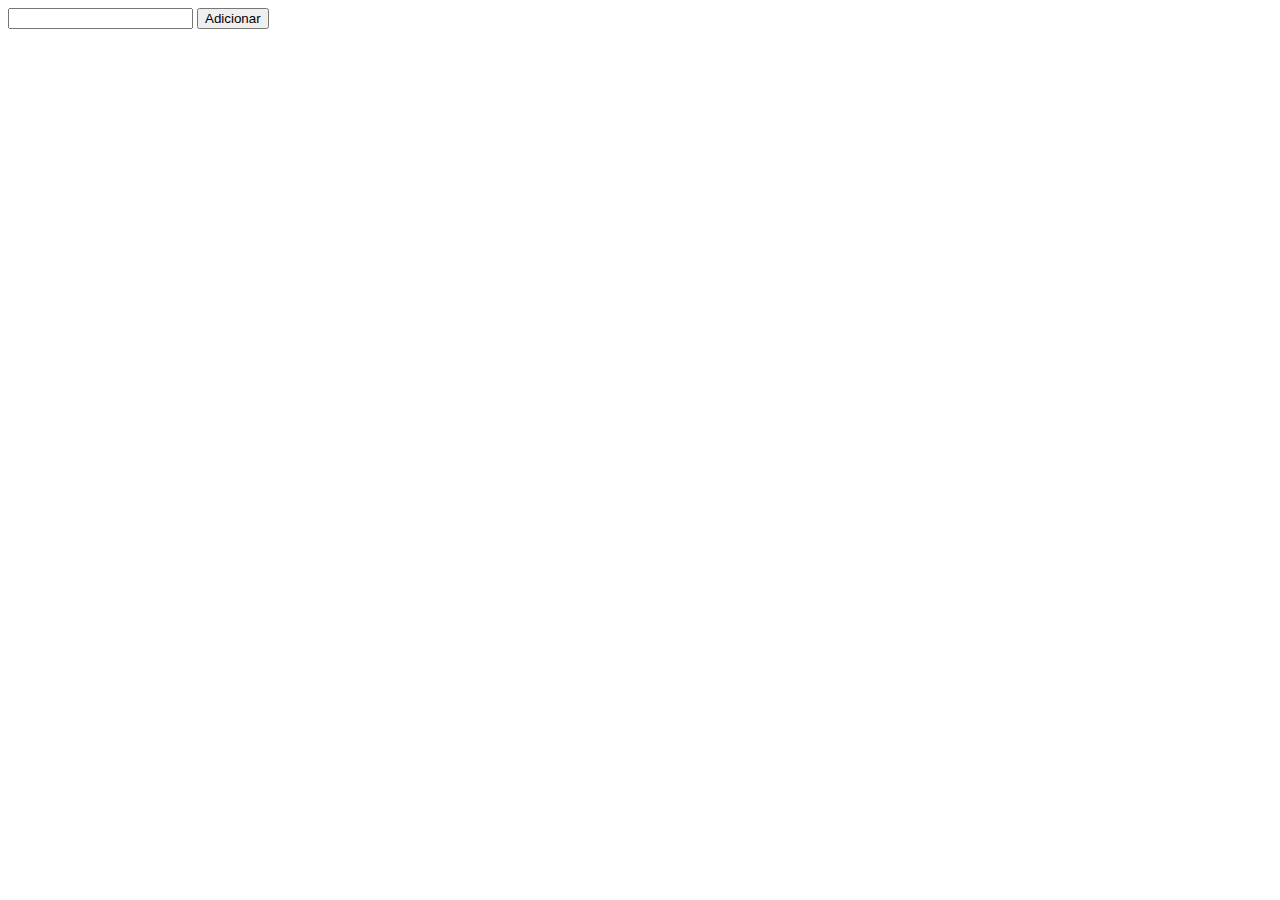
<file: ds122-dom-assignment/index.html>
<!DOCTYPE html>
<html lang="en">
<head>
    <meta charset="UTF-8">
    <meta name="viewport" content="width=device-width, initial-scale=1.0">
    <title>Document</title>
</head>
<body>

    <div id="div1">
    <input type="text" id="texto">
    <button type="submit" id="adicionar">Adicionar</button>
   <ul id="lista"></ul>
</div>
  
    <script src="./js/exercicio.js"></script>
</body>
</html>
</file>
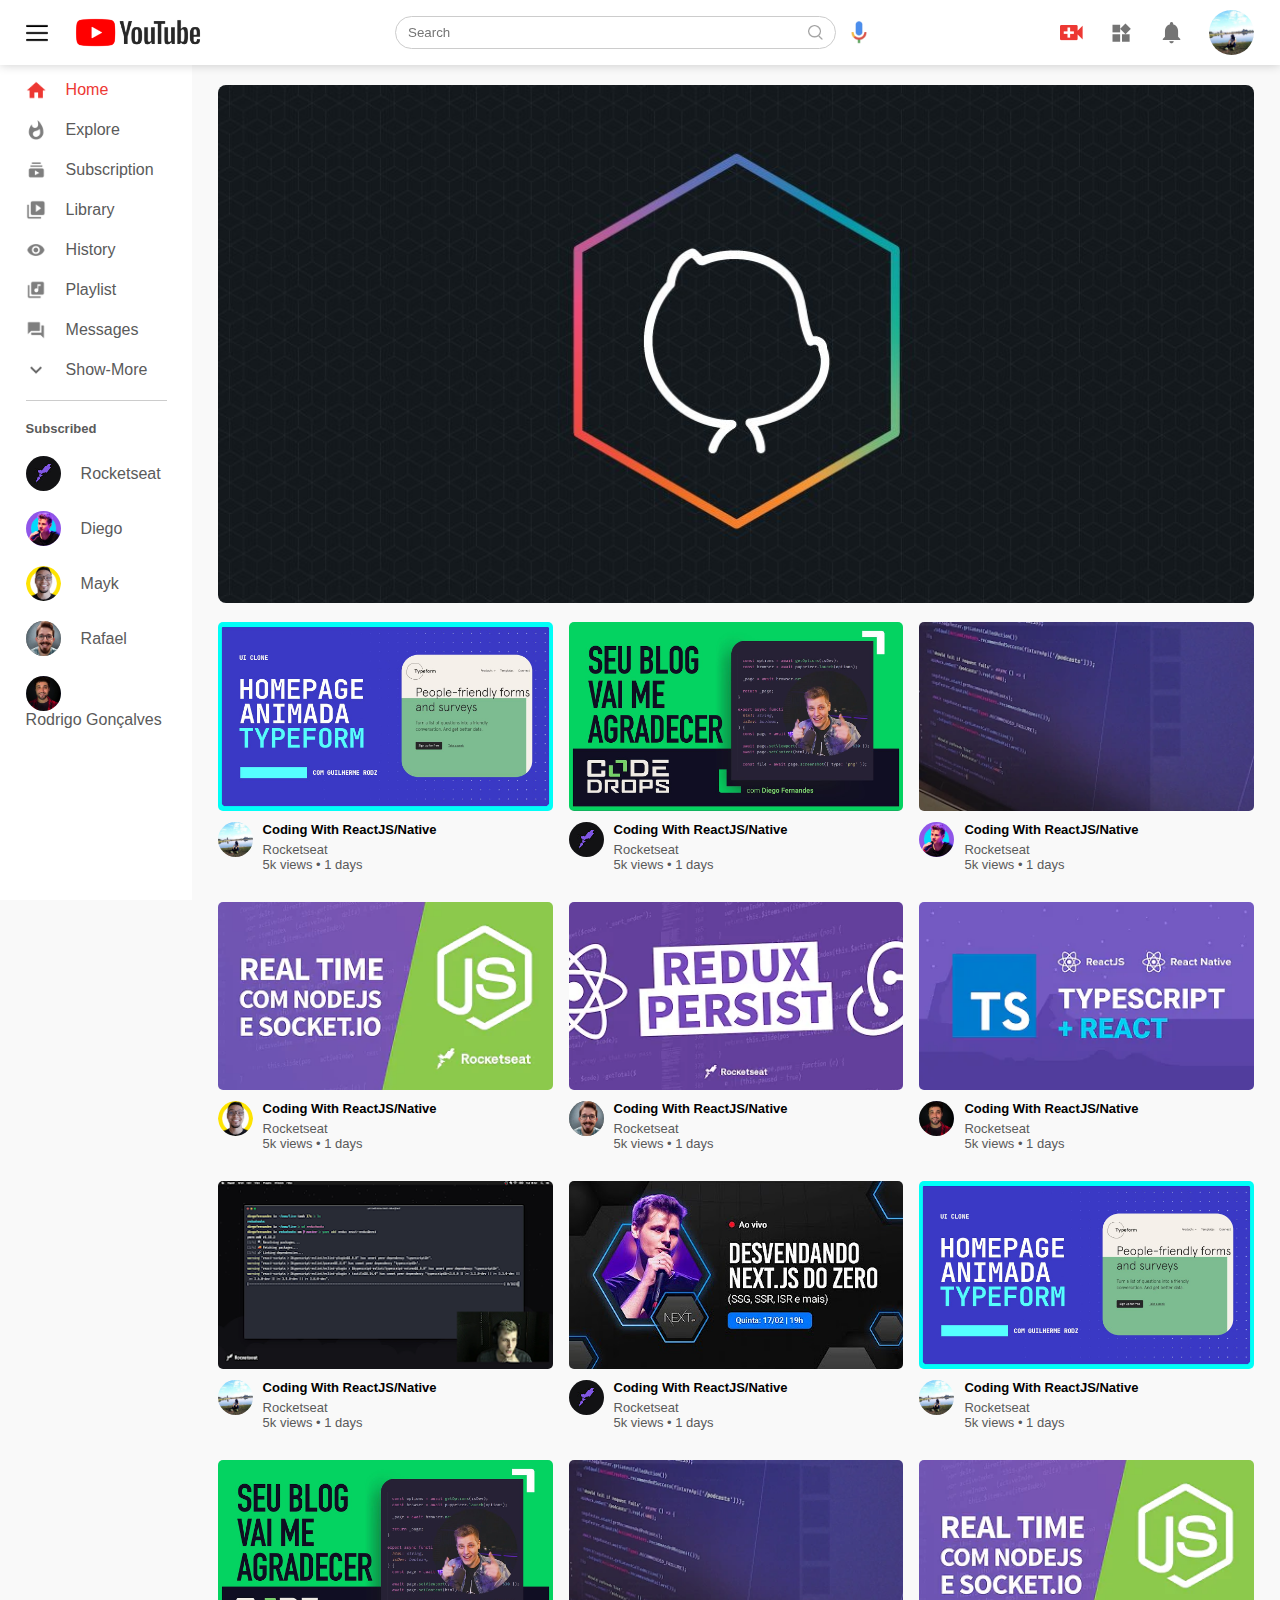
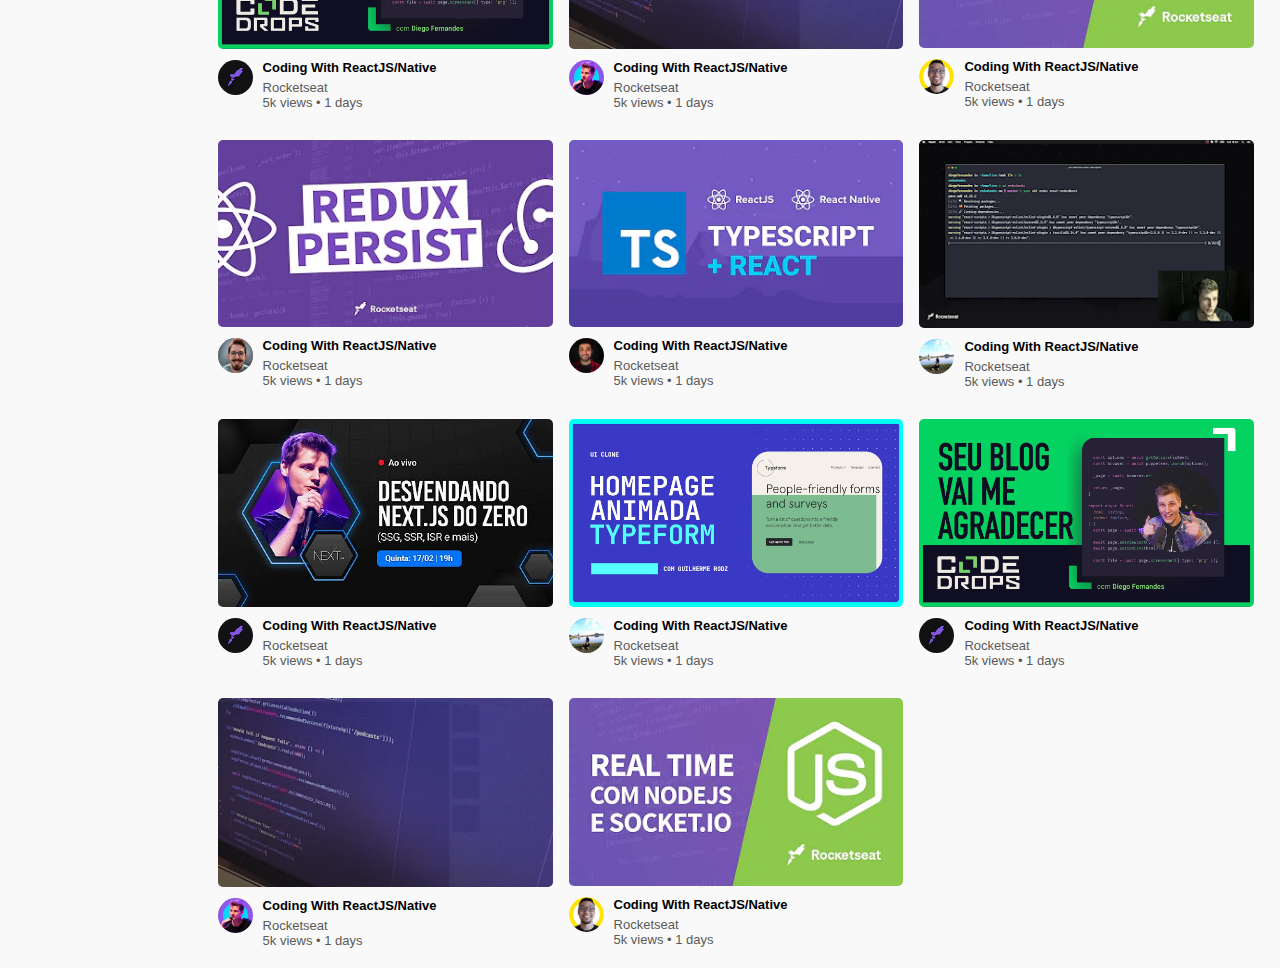
<file: ui-clone-youtube/index.html>
<!DOCTYPE html>
<html lang="en">
<head>
    <meta charset="UTF-8">
    <meta http-equiv="X-UA-Compatible" content="IE=edge">
    <meta name="viewport" content="width=device-width, initial-scale=1.0">
    <title>Youtube UI Clone</title>
    <link rel="stylesheet" href="css/style.css">
</head>
<body>
    <!---navigation start-->
    <nav class="flex-div">
        <div class="nav-left flex-div">
            <img src="img/menu.png" class="menu" alt="">
            <img src="img/logo.png" class="logo" alt="Youtube">
        </div>
        <div class="nav-middle flex-div">
            <div class="search flex-div">
                <input type="text" placeholder="Search">
                <img src="img/search.png" alt="search">
            </div>
            <img src="img/voice-search.png" class="mic" alt="">
        </div>
        <div class="nav-right flex-div">
            <img src="img/upload.png" alt="">
            <img src="img/more.png" alt="">
            <img src="img/notification.png" alt="">
            <img src="img/1.png" class="user" alt="">
        </div>
    </nav>
    <!---navigation end-->

    <!---sidebar start-->
    <div class="sidebar">
        <div class="shortcut">
            <a href=""><img src="img/home.png" alt=""><p>Home</p></a>
            <a href=""><img src="img/explore.png" alt=""><p>Explore</p></a>
            <a href=""><img src="img/subscriprion.png" alt=""><p>Subscription</p></a>
            <a href=""><img src="img/library.png" alt=""><p>Library</p></a>
            <a href=""><img src="img/history.png" alt=""><p>History</p></a>
            <a href=""><img src="img/playlist.png" alt=""><p>Playlist</p></a>
            <a href=""><img src="img/messages.png" alt=""><p>Messages</p></a>
            <a href=""><img src="img/show-more.png" alt=""><p>Show-More</p></a>
            <hr>
        </div>
        <div class="subscribed">
            <h3>Subscribed</h3>
            <a href=""><img src="img/2.png" alt=""><p>Rocketseat</p></a>
            <a href=""><img src="img/3.png" alt=""><p>Diego</p></a>
            <a href=""><img src="img/4.png" alt=""><p>Mayk</p></a>
            <a href=""><img src="img/5.png" alt=""><p>Rafael</p></a>
            <a href=""><img src="img/6.png" alt=""><p>Rodrigo Gonçalves</p></a>
        </div>
    </div>
    <!---sidebar end-->

    <!----main start-->
    <div class="container">
        <div class="banner">
            <img src="img/cover.png" alt="">
        </div>
        <div class="list-container">
            <div class="video-list">
                <a href="switch.html"><img src="img/thumbhnail 1.png" class="thumbnail" alt=""></a>
                <div class="flex-div">
                    <img src="img/1.png" alt="">
                    <div class="video-info">
                        <a href="switch.html">Coding With ReactJS/Native</a>
                        <p>Rocketseat</p>
                        <p>5k views &bull; 1 days</p>
                    </div>
                </div>
            </div>
            <div class="video-list">
                <a href="switch.html"><img src="img/thumbhnail 2.png" class="thumbnail" alt=""></a>
                <div class="flex-div">
                    <img src="img/2.png" alt="">
                    <div class="video-info">
                        <a href="switch.html">Coding With ReactJS/Native</a>
                        <p>Rocketseat</p>
                        <p>5k views &bull; 1 days</p>
                    </div>
                </div>
            </div>
            <div class="video-list">
                <a href="switch.html"><img src="img/thumbhnail 3.png" class="thumbnail" alt=""></a>
                <div class="flex-div">
                    <img src="img/3.png" alt="">
                    <div class="video-info">
                        <a href="sw">Coding With ReactJS/Native</a>
                        <p>Rocketseat</p>
                        <p>5k views &bull; 1 days</p>
                    </div>
                </div>
            </div>
            <div class="video-list">
                <a href="switch.html"><img src="img/thumbhnail 4.png" class="thumbnail" alt=""></a>
                <div class="flex-div">
                    <img src="img/4.png" alt="">
                    <div class="video-info">
                        <a href="switch.html">Coding With ReactJS/Native</a>
                        <p>Rocketseat</p>
                        <p>5k views &bull; 1 days</p>
                    </div>
                </div>
            </div>
            <div class="video-list">
                <a href="switch.html"><img src="img/thumbhnail 5.png" class="thumbnail" alt=""></a>
                <div class="flex-div">
                    <img src="img/5.png" alt="">
                    <div class="video-info">
                        <a href="switch.html">Coding With ReactJS/Native</a>
                        <p>Rocketseat</p>
                        <p>5k views &bull; 1 days</p>
                    </div>
                </div>
            </div>
            <div class="video-list">
                <a href="switch.html"><img src="img/thumbhnail 6.png" class="thumbnail" alt=""></a>
                <div class="flex-div">
                    <img src="img/6.png" alt="">
                    <div class="video-info">
                        <a href="switch.html">Coding With ReactJS/Native</a>
                        <p>Rocketseat</p>
                        <p>5k views &bull; 1 days</p>
                    </div>
                </div>
            </div>
            <div class="video-list">
                <a href="switch.html"><img src="img/thumbhnail 7.png" class="thumbnail" alt=""></a>
                <div class="flex-div">
                    <img src="img/1.png" alt="">
                    <div class="video-info">
                        <a href="switch.html">Coding With ReactJS/Native</a>
                        <p>Rocketseat</p>
                        <p>5k views &bull; 1 days</p>
                    </div>
                </div>
            </div>
            <div class="video-list">
                <a href="switch.html"><img src="img/thumbhnail 8.png" class="thumbnail" alt=""></a>
                <div class="flex-div">
                    <img src="img/2.png" alt="">
                    <div class="video-info">
                        <a href="switch.html">Coding With ReactJS/Native</a>
                        <p>Rocketseat</p>
                        <p>5k views &bull; 1 days</p>
                    </div>
                </div>
            </div>
            <div class="video-list">
                <a href="switch.html"><img src="img/thumbhnail 1.png" class="thumbnail" alt=""></a>
                <div class="flex-div">
                    <img src="img/1.png" alt="">
                    <div class="video-info">
                        <a href="switch.html">Coding With ReactJS/Native</a>
                        <p>Rocketseat</p>
                        <p>5k views &bull; 1 days</p>
                    </div>
                </div>
            </div>
            <div class="video-list">
                <a href="switch.html"><img src="img/thumbhnail 2.png" class="thumbnail" alt=""></a>
                <div class="flex-div">
                    <img src="img/2.png" alt="">
                    <div class="video-info">
                        <a href="switch.html">Coding With ReactJS/Native</a>
                        <p>Rocketseat</p>
                        <p>5k views &bull; 1 days</p>
                    </div>
                </div>
            </div>
            <div class="video-list">
                <a href="switch.html"><img src="img/thumbhnail 3.png" class="thumbnail" alt=""></a>
                <div class="flex-div">
                    <img src="img/3.png" alt="">
                    <div class="video-info">
                        <a href="switch.html">Coding With ReactJS/Native</a>
                        <p>Rocketseat</p>
                        <p>5k views &bull; 1 days</p>
                    </div>
                </div>
            </div>
            <div class="video-list">
                <a href="switch.html"><img src="img/thumbhnail 4.png" class="thumbnail" alt=""></a>
                <div class="flex-div">
                    <img src="img/4.png" alt="">
                    <div class="video-info">
                        <a href="switch.html">Coding With ReactJS/Native</a>
                        <p>Rocketseat</p>
                        <p>5k views &bull; 1 days</p>
                    </div>
                </div>
            </div>
            <div class="video-list">
                <a href="switch.html"><img src="img/thumbhnail 5.png" class="thumbnail" alt=""></a>
                <div class="flex-div">
                    <img src="img/5.png" alt="">
                    <div class="video-info">
                        <a href="switch.html">Coding With ReactJS/Native</a>
                        <p>Rocketseat</p>
                        <p>5k views &bull; 1 days</p>
                    </div>
                </div>
            </div>
            <div class="video-list">
                <a href="switch.html"><img src="img/thumbhnail 6.png" class="thumbnail" alt=""></a>
                <div class="flex-div">
                    <img src="img/6.png" alt="">
                    <div class="video-info">
                        <a href="switch.html">Coding With ReactJS/Native</a>
                        <p>Rocketseat</p>
                        <p>5k views &bull; 1 days</p>
                    </div>
                </div>
            </div>
            <div class="video-list">
                <a href="switch.html"><img src="img/thumbhnail 7.png" class="thumbnail" alt=""></a>
                <div class="flex-div">
                    <img src="img/1.png" alt="">
                    <div class="video-info">
                        <a href="switch.html">Coding With ReactJS/Native</a>
                        <p>Rocketseat</p>
                        <p>5k views &bull; 1 days</p>
                    </div>
                </div>
            </div>
            <div class="video-list">
                <a href="switch.html"><img src="img/thumbhnail 8.png" class="thumbnail" alt=""></a>
                <div class="flex-div">
                    <img src="img/2.png" alt="">
                    <div class="video-info">
                        <a href="switch.html">Coding With ReactJS/Native</a>
                        <p>Rocketseat</p>
                        <p>5k views &bull; 1 days</p>
                    </div>
                </div>
            </div>
            <div class="video-list">
                <a href="switch.html"><img src="img/thumbhnail 1.png" class="thumbnail" alt=""></a>
                <div class="flex-div">
                    <img src="img/1.png" alt="">
                    <div class="video-info">
                        <a href="">Coding With ReactJS/Native</a>
                        <p>Rocketseat</p>
                        <p>5k views &bull; 1 days</p>
                    </div>
                </div>
            </div>
            <div class="video-list">
                <a href="switch.html"><img src="img/thumbhnail 2.png" class="thumbnail" alt=""></a>
                <div class="flex-div">
                    <img src="img/2.png" alt="">
                    <div class="video-info">
                        <a href="">Coding With ReactJS/Native</a>
                        <p>Rocketseat</p>
                        <p>5k views &bull; 1 days</p>
                    </div>
                </div>
            </div>
            <div class="video-list">
                <a href="switch.html"><img src="img/thumbhnail 3.png" class="thumbnail" alt=""></a>
                <div class="flex-div">
                    <img src="img/3.png" alt="">
                    <div class="video-info">
                        <a href="switch.html">Coding With ReactJS/Native</a>
                        <p>Rocketseat</p>
                        <p>5k views &bull; 1 days</p>
                    </div>
                </div>
            </div>
            <div class="video-list">
                <a href="switch.html"><img src="img/thumbhnail 4.png" class="thumbnail" alt=""></a>
                <div class="flex-div">
                    <img src="img/4.png" alt="">
                    <div class="video-info">
                        <a href="switch.html">Coding With ReactJS/Native</a>
                        <p>Rocketseat</p>
                        <p>5k views &bull; 1 days</p>
                    </div>
                </div>
            </div>
        </div>
    </div>
    <!----main end-->

    <script src="js/script.js"></script>
</body>
</html>
</file>
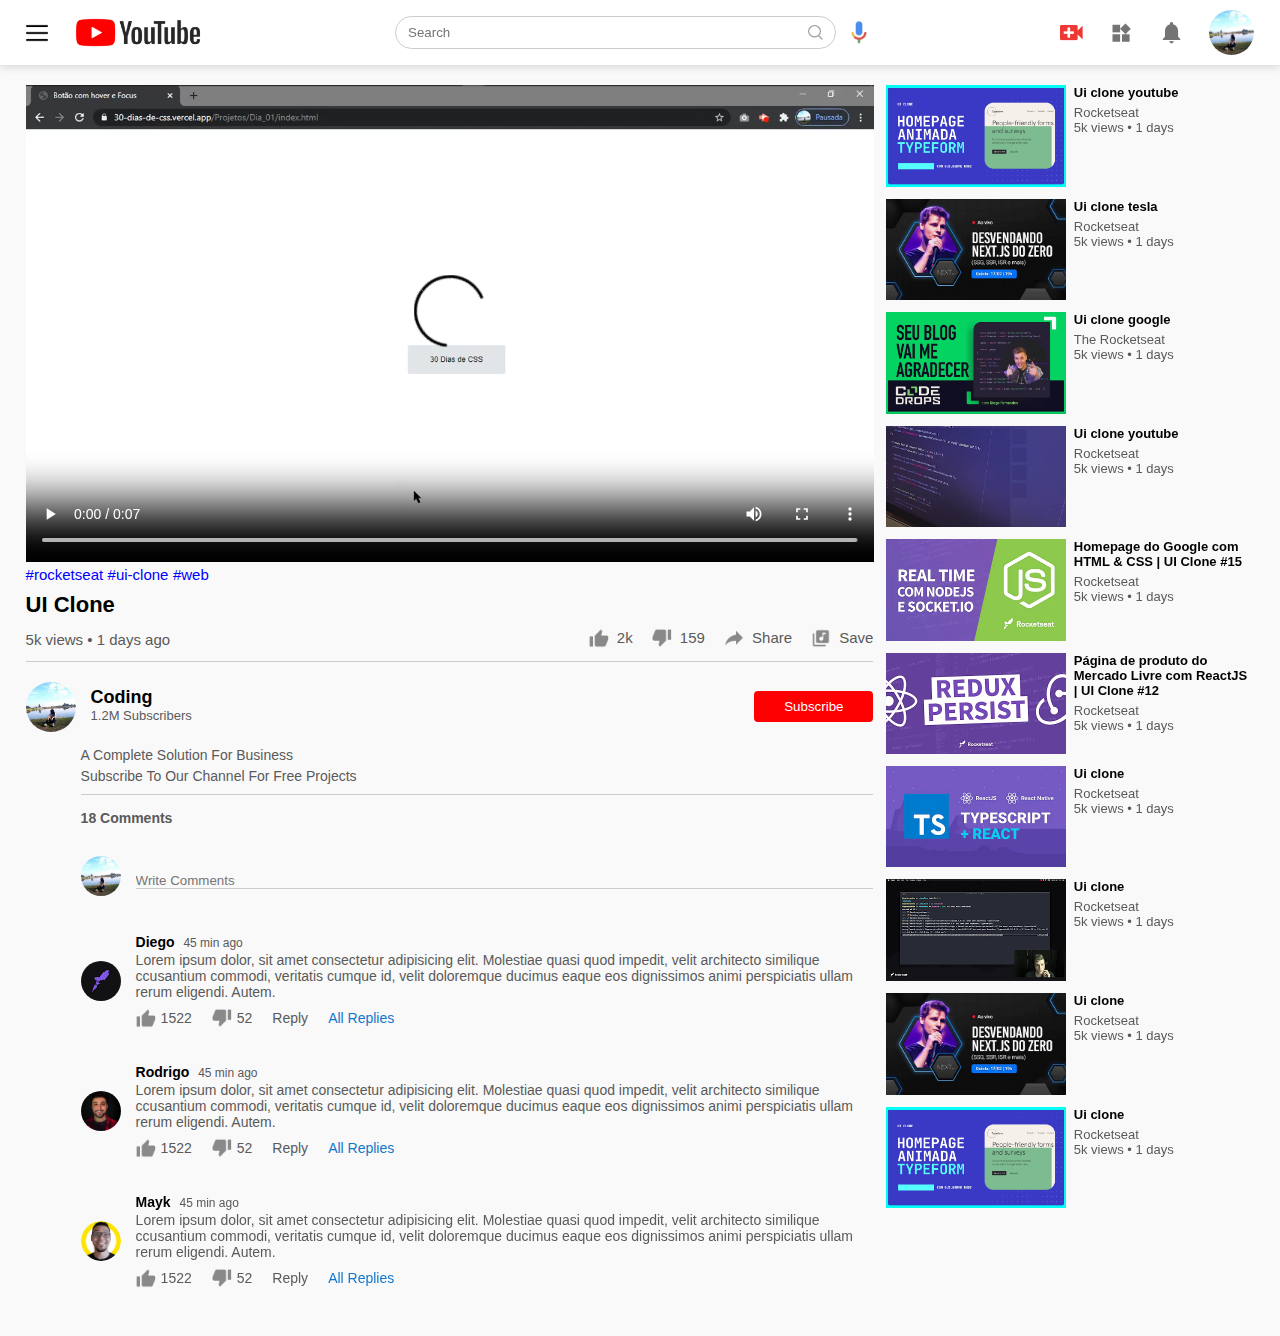
<file: ui-clone-youtube/switch.html>
<!DOCTYPE html>
<html lang="en">
<head>
    <meta charset="UTF-8">
    <meta http-equiv="X-UA-Compatible" content="IE=edge">
    <meta name="viewport" content="width=device-width, initial-scale=1.0">
    <title>Youtube</title>
    <link rel="stylesheet" href="css/style.css">
</head>
<body>
    <!---navigation start-->
    <nav class="flex-div">
        <div class="nav-left flex-div">
            <img src="img/menu.png" class="menu" alt="">
            <img src="img/logo.png" class="logo" alt="">
        </div>
        <div class="nav-middle flex-div">
            <div class="search flex-div">
                <input type="text" placeholder="Search">
                <img src="img/search.png" alt="">
            </div>
            <img src="img/voice-search.png" class="mic" alt="">
        </div>
        <div class="nav-right flex-div">
            <img src="img/upload.png" alt="">
            <img src="img/more.png" alt="">
            <img src="img/notification.png" alt="">
            <img src="img/1.png" class="user" alt="">
        </div>
    </nav>
    <!--navigation end-->
    <!--video start-->
    <div class="container play-contain">
        <div class="row">
            <div class="play-vid">
                <video controls autoplay>
                    <source src="img/video.mp4" type="video/mp4"> 
                </video>
                <div class="tags">
                    <a href="">#rocketseat</a>
                    <a href="">#ui-clone</a>
                    <a href="">#web</a>
                </div>
                <h3>UI Clone</h3>
                <div class="play-info">
                    <p>5k views &bull; 1 days ago</p>
                    <div>
                        <a href=""><img src="img/like.png" alt="">2k</a>
                        <a href=""><img src="img/dislike.png" alt="">159</a>
                        <a href=""><img src="img/share.png" alt="">Share</a>
                        <a href=""><img src="img/save.png" alt="">Save</a>
                    </div>
                </div>
                <hr>
                <div class="owner">
                    <img src="img/1.png" alt="">
                    <div>
                        <p>Coding</p>
                        <span>1.2M Subscribers</span>
                    </div>
                    <button type="button">Subscribe</button>
                </div>
                <div class="description">
                    <p>A Complete Solution For Business</p>
                    <p>Subscribe To Our Channel For Free Projects</p>
                    <hr>
                    <h4>18 Comments</h4>
                    <div class="add-comment">
                        <img src="img/1.png" alt="">
                        <input type="text" placeholder="Write Comments">
                    </div>
                    <div class="prev-comnet">
                        <img src="img/2.png" alt="">
                        <div>
                            <h3>Diego <span> 45 min ago</span></h3>
                            <p>Lorem ipsum dolor, sit amet consectetur adipisicing elit. Molestiae quasi quod impedit, velit architecto similique ccusantium commodi, veritatis cumque id, velit doloremque ducimus eaque eos dignissimos animi perspiciatis ullam rerum eligendi. Autem.</p>
                            <div class="action">
                                <img src="img/like.png" alt="">
                                <span>1522</span>
                                <img src="img/dislike.png" alt="">
                                <span>52</span>
                                <span>Reply</span>
                                <a href="">All Replies</a>
                            </div>
                        </div>
                    </div>
                    <div class="prev-comnet">
                        <img src="img/6.png" alt="">
                        <div>
                            <h3>Rodrigo <span> 45 min ago</span></h3>
                            <p>Lorem ipsum dolor, sit amet consectetur adipisicing elit. Molestiae quasi quod impedit, velit architecto similique ccusantium commodi, veritatis cumque id, velit doloremque ducimus eaque eos dignissimos animi perspiciatis ullam rerum eligendi. Autem.</p>
                            <div class="action">
                                <img src="img/like.png" alt="">
                                <span>1522</span>
                                <img src="img/dislike.png" alt="">
                                <span>52</span>
                                <span>Reply</span>
                                <a href="">All Replies</a>
                            </div>
                        </div>
                    </div>
                    <div class="prev-comnet">
                        <img src="img/4.png" alt="">
                        <div>
                            <h3>Mayk <span> 45 min ago</span></h3>
                            <p>Lorem ipsum dolor, sit amet consectetur adipisicing elit. Molestiae quasi quod impedit, velit architecto similique ccusantium commodi, veritatis cumque id, velit doloremque ducimus eaque eos dignissimos animi perspiciatis ullam rerum eligendi. Autem.</p>
                            <div class="action">
                                <img src="img/like.png" alt="">
                                <span>1522</span>
                                <img src="img/dislike.png" alt="">
                                <span>52</span>
                                <span>Reply</span>
                                <a href="">All Replies</a>
                            </div>
                        </div>
                    </div>
                </div>
            </div>
            <div class="right-sidebar">
                <div class="side-list">
                    <a href="switch.html" class="small-size"><img src="img/thumbhnail 1.png" class="thumbnail" alt=""></a>
                    <div class="video-info">
                        <a href="switch.html">Ui clone youtube</a>
                        <p>Rocketseat
</p>
                        <p>5k views &bull; 1 days</p>
                    </div>
                </div>
                <div class="side-list">
                    <a href="switch.html" class="small-size"><img src="img/thumbhnail 8.png" class="thumbnail" alt=""></a>
                    <div class="video-info">
                        <a href="switch.html">Ui clone tesla</a>
                        <p>Rocketseat
</p>
                        <p>5k views &bull; 1 days</p>
                    </div>
                </div>
                <div class="side-list">
                    <a href="switch.html" class="small-size"><img src="img/thumbhnail 2.png" class="thumbnail" alt=""></a>
                    <div class="video-info">
                        <a href="switch.html">Ui clone google</a>
                        <p>The Rocketseat</p>
                        <p>5k views &bull; 1 days</p>
                    </div>
                </div>
                <div class="side-list">
                    <a href="switch.html" class="small-size"><img src="img/thumbhnail 3.png" class="thumbnail" alt=""></a>
                    <div class="video-info">
                        <a href="switch.html">Ui clone youtube</a>
                        <p>Rocketseat
</p>
                        <p>5k views &bull; 1 days</p>
                    </div>
                </div>
                <div class="side-list">
                    <a href="switch.html" class="small-size"><img src="img/thumbhnail 4.png" class="thumbnail" alt=""></a>
                    <div class="video-info">
                        <a href="switch.html">Homepage do Google com HTML & CSS | UI Clone #15</a>
                        <p>Rocketseat
</p>
                        <p>5k views &bull; 1 days</p>
                    </div>
                </div>
                <div class="side-list">
                    <a href="switch.html" class="small-size"><img src="img/thumbhnail 5.png" class="thumbnail" alt=""></a>
                    <div class="video-info">
                        <a href="switch.html">Página de produto do Mercado Livre com ReactJS | UI Clone #12</a>
                        <p>Rocketseat
</p>
                        <p>5k views &bull; 1 days</p>
                    </div>
                </div>
                <div class="side-list">
                    <a href="switch.html" class="small-size"><img src="img/thumbhnail 6.png" class="thumbnail" alt=""></a>
                    <div class="video-info">
                        <a href="switch.html">Ui clone </a>
                        <p>Rocketseat
</p>
                        <p>5k views &bull; 1 days</p>
                    </div>
                </div>
                <div class="side-list">
                    <a href="switch.html" class="small-size"><img src="img/thumbhnail 7.png" class="thumbnail" alt=""></a>
                    <div class="video-info">
                        <a href="switch.html">Ui clone </a>
                        <p>Rocketseat
</p>
                        <p>5k views &bull; 1 days</p>
                    </div>
                </div>
                <div class="side-list">
                    <a href="switch.html" class="small-size"><img src="img/thumbhnail 8.png" class="thumbnail" alt=""></a>
                    <div class="video-info">
                        <a href="switch.html">Ui clone </a>
                        <p>Rocketseat
</p>
                        <p>5k views &bull; 1 days</p>
                    </div>
                </div>
                <div class="side-list">
                    <a href="switch.html" class="small-size"><img src="img/thumbhnail 1.png" class="thumbnail" alt=""></a>
                    <div class="video-info">
                        <a href="switch.html">Ui clone </a>
                        <p>Rocketseat
</p>
                        <p>5k views &bull; 1 days</p>
                    </div>
                </div>
            </div>
        </div>
    </div>
    <!--video end-->
</body>
</html>
</file>
<file: ui-clone-youtube/css/style.css>
*{
    padding: 0;
    margin: 0;
    box-sizing: border-box;
    font-family: 'poppins',sans-serif;
}

a{
    text-decoration: none;
    color: #5a5a5a;
}

img{
    cursor: pointer;
}

.flex-div{
    display: flex;
    align-items: center;
}

nav{
    padding: 10px 2% ;
    justify-content: space-between;
    box-shadow: 0 0 10px rgba(0,0,0,0.2);
    background-color: #fff;
    position: sticky;
    top: 0;
    z-index: 10;
}

.nav-left .menu{
    width: 22px;
    margin-right: 25px;
}

.nav-left .logo{
    width: 130px;
}

.nav-right img{
    width: 25px;
    margin-right: 25px;
}

.nav-right .user{
    width: 45px;
    border-radius: 50%;
    margin-right: 0;
}

.nav-middle .mic{
    width: 16px;
}

.nav-middle .search{
    border: 1px solid #ccc;
    margin-right: 15px;
    padding: 8px 12px;
    border-radius: 30px;
}
.nav-middle .search input{
    width: 400px;
    border: 0;
    outline: 0;
    background-color: transparent;
}

.nav-middle .search img{
    width: 15px;
}

/*--sidebar--*/

.sidebar{
    width: 15%;
    height: 100vh;
    background-color: #fff;
    top: 0;
    position: fixed;
    padding-left: 2%;
    padding-top: 80px;
}

.sidebar .shortcut a img{
    width: 20px;
    margin-right: 20px;
}

.shortcut a{
    display: flex;
    align-items: center;
    margin-bottom: 20px;
    width: fit-content;
    flex-wrap: wrap;
}

.shortcut a:first-child{
    color: #ed3833;
}

.sidebar hr{
    border: 0;
    height: 1px;
    background: #ccc;
    width: 85%;
}

.subscribed h3{
    font-size: 13px;
    margin: 20px 0;
    color: #5a5a5a;
}

.subscribed a{
    display: flex;
    align-items: center;
    margin-bottom: 20px;
    width: fit-content;
    flex-wrap: wrap;
}

.subscribed a img{
    width: 35px;
    border-radius: 50%;
    margin-right: 20px;
}

.small-sidebar{
    width: 5%;
}

.small-sidebar a p{
    display: none;
}
.small-sidebar h3{
    display: none;
}

.small-sidebar hr{
    width: 505;
    margin-bottom: 25px;
}

/*----main---*/
.container{
    background-color: #f9f9f9;
    padding-left: 17%;
    padding-right: 2%;
    padding-top: 20px;
    padding-bottom: 20px;
}

.large-container{
    padding-left: 7%;
}

.banner{
    width: 100%;
}

.banner img{
    width: 100%;
    border-radius: 8px;
}


.list-container{
    display: grid;
    grid-template-columns: repeat(auto-fit, minmax(250px, 1fr));
    grid-column-gap: 16px;
    grid-row-gap: 30px;
    margin-top: 15px;
}

.video-list .thumbnail{
    width: 100%;
    border-radius: 5px;
}

.video-list .flex-div{
    align-items: flex-start;
    margin-top: 7px;
}

.video-list .flex-div img{
    width: 35px;
    margin-right: 10px;
    border-radius: 50%;
}

.video-info{
    color: #5a5a5a;
    font-size: 13px;
}

.video-info a{
    color: #000;
    font-weight: 600;
    display: block;
    margin-bottom: 5px;
}

@media (max-width: 900px) {
    .menu{
        display: none;
    }
    .sidebar{
        display: none;
    }
    .container, .large-container{
        padding-left: 5%;
        padding-right: 5%;
    }
    .nav-right img{
        display: none;
    }
    .nav-right .user{
        display: block;
        width: 30px;
    }
    .nav-middle .search input{
        width: 100px;
    }
    .nav-middle .mic{
        display: none;
    }
    .logo{
        width: 90px;
    }
}


/*--new page---*/

.play-contain{
    padding-left: 2%;
}

.row{
    display: flex;
    justify-content: space-between;
    flex-wrap: wrap;
}

.play-vid{
    flex-basis: 69%;
}


.right-sidebar{
    flex-basis: 30%;
}

.play-vid video{
    width: 100%;
}

.side-list{
    display: flex;
    justify-content: space-between;
    margin-bottom: 8px;
}

.side-list img{
    width: 100%;
}

.side-list .small-size{
    flex-basis: 49%;
}

.side-list .video-info{
    flex-basis: 49%;
}

.play-vid .tags a{
    color: #0000ff;
    font-size: 15px;
}

.play-vid h3{
    font-weight: 600;
    font-size: 22px;
    margin-top: 8px;
}

.play-vid .play-info{
    display: flex;
    align-items: center;
    justify-content: space-between;
    flex-wrap: wrap;
    margin-top: 10px;
    font-size: 15px;
    color: #5a5a5a;
} 

.play-vid .play-info a img{
    width: 20px;
    margin-right: 8px;
}

.play-vid .play-info a {
    display: inline-flex;
    align-items: center;
    margin-left: 15px;
}

.play-vid hr{
    border: 0;
    height: 1px;
    background-color: #ccc;
    margin: 10px 0;
}

.owner{
    display: flex;
    align-items: center;
    margin-top: 20px;
}

.owner div{
    flex: 1;
    line-height: 18px;
}

.owner img{
    width: 50px;
    border-radius: 50%;
    margin-right: 15px;
}

.owner div p{
    color: #000;
    font-weight: 600;
    font-size: 18px;
}

.owner div span{
    font-size: 13px;
    color: #5a5a5a;
}

.owner button{
    background-color: red;
    color: #fff;
    padding: 8px 30px;
    border: 0;
    outline: 0;
    border-radius: 4px;
    cursor: pointer;
}

.description{
    padding-left: 55px;
    margin: 15px 0;
}

.description p{
    font-size: 14px;
    margin-bottom: 5px;
    color: #5a5a5a;
}

.description h4{
    font-size: 14px;
    color: #5a5a5a;
    margin-top: 15px;
}

.add-comment{
    display: flex;
    align-items: center;
    margin: 30px 0;
}

.add-comment img{
    width: 40px;
    border-radius: 50%;
    margin-right: 15px;
}

.add-comment input{
    border: 0;
    outline: 0;
    border-bottom: 1px solid #ccc;
    width: 100%;
    padding-top: 10px;
    background: transparent;
}

.prev-comnet{
    display: flex;
    align-items: center;
    margin: 20px 0;
}

.prev-comnet img{
    width: 40px;
    border-radius: 50%;
    margin-right: 15px;
}

.prev-comnet h3{
    font-size: 14px;
    margin-bottom: 2px;
}

.prev-comnet h3 span{
    font-size: 12px;
    color: #5a5a5a;
    font-weight: 500;
    margin-left: 5px;
}

.prev-comnet .action{
    display: flex;
    align-items: center;
    margin: 8px 0;
    font-size: 14px;
}

.prev-comnet .action img{
    border-radius: 0;
    width: 20px;
    margin-right: 5px;
}

.prev-comnet .action span{
    margin-right: 20px;
    color: #5a5a5a;
}

.prev-comnet .action a{
    color: #17c;
}

@media (max-width:900px) {
    .play-vid{
        flex-basis: 100%;
    }
    .right-sidebar{
        flex-basis: 100%;
    }
    .play-contain{
        padding-left: 5%;
    }
    .description{
        padding-left: 0;
    }
    .play-vid .play-info a{
        margin-left: 0;
        margin-right: 15px;
        margin-top: 15px;
    }
}
</file>
